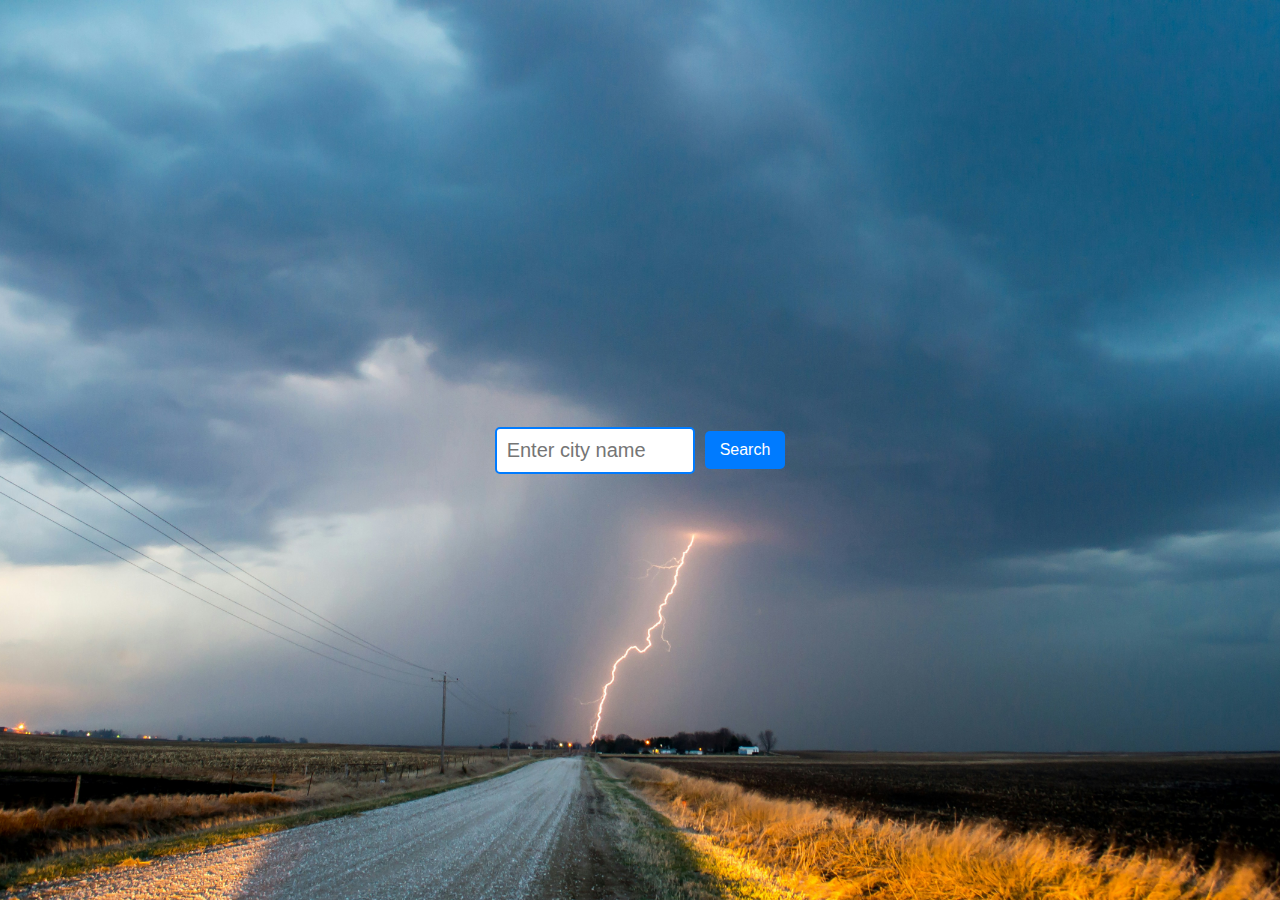
<file: index.html>
<!DOCTYPE html>
<html lang="en">
<head>
    <meta charset="UTF-8">
    <meta name="viewport" content="width=device-width, initial-scale=1.0">
    <title>Weather Search</title>
    <link rel="stylesheet" href="css/button.css">
</head>
<body>
    <div class="city-search">
        <input type="text" id="city-input" placeholder="Enter city name" />
        <button id="search-btn">Search</button>
    </div>

    <script src="js/script.js"></script>
</body>
</html>
</file>
<file: css/button.css>
@import url('https://fonts.googleapis.com/css2?family=Aleo:wght@100;1..900&display=swap');

* {
    box-sizing: border-box;
    padding: 0;
    margin: 0;
}

body {
    background: url('../img/noaa-WHLI73X8tE0-unsplash.jpg') no-repeat center center fixed;
    background-size: cover;
    font-family: 'Aleo', sans-serif;
    height: 100vh;
    display: flex;
    align-items: center;
    justify-content: center;
}

.city-search {
    display: flex;
    justify-content: center;
    align-items: center;
}

#city-input {
    padding: 10px;
    font-size: 20px;
    border: 2px solid #007BFF;
    border-radius: 5px;
    width: 200px;
    transition: border-color 0.3s;
}

#city-input:focus {
    border-color: #0056b3;
    outline: none;
}

#search-btn {
    padding: 10px 15px;
    font-size: 16px;
    background-color: #007BFF;
    color: white;
    border: none;
    border-radius: 5px;
    margin-left: 10px;
    cursor: pointer;
    transition: background-color 0.3s, transform 0.2s;
}

#search-btn:hover {
    background-color: #0056b3;
    transform: scale(1.05);
}

#search-btn:active {
    transform: scale(0.95);
}
</file>
